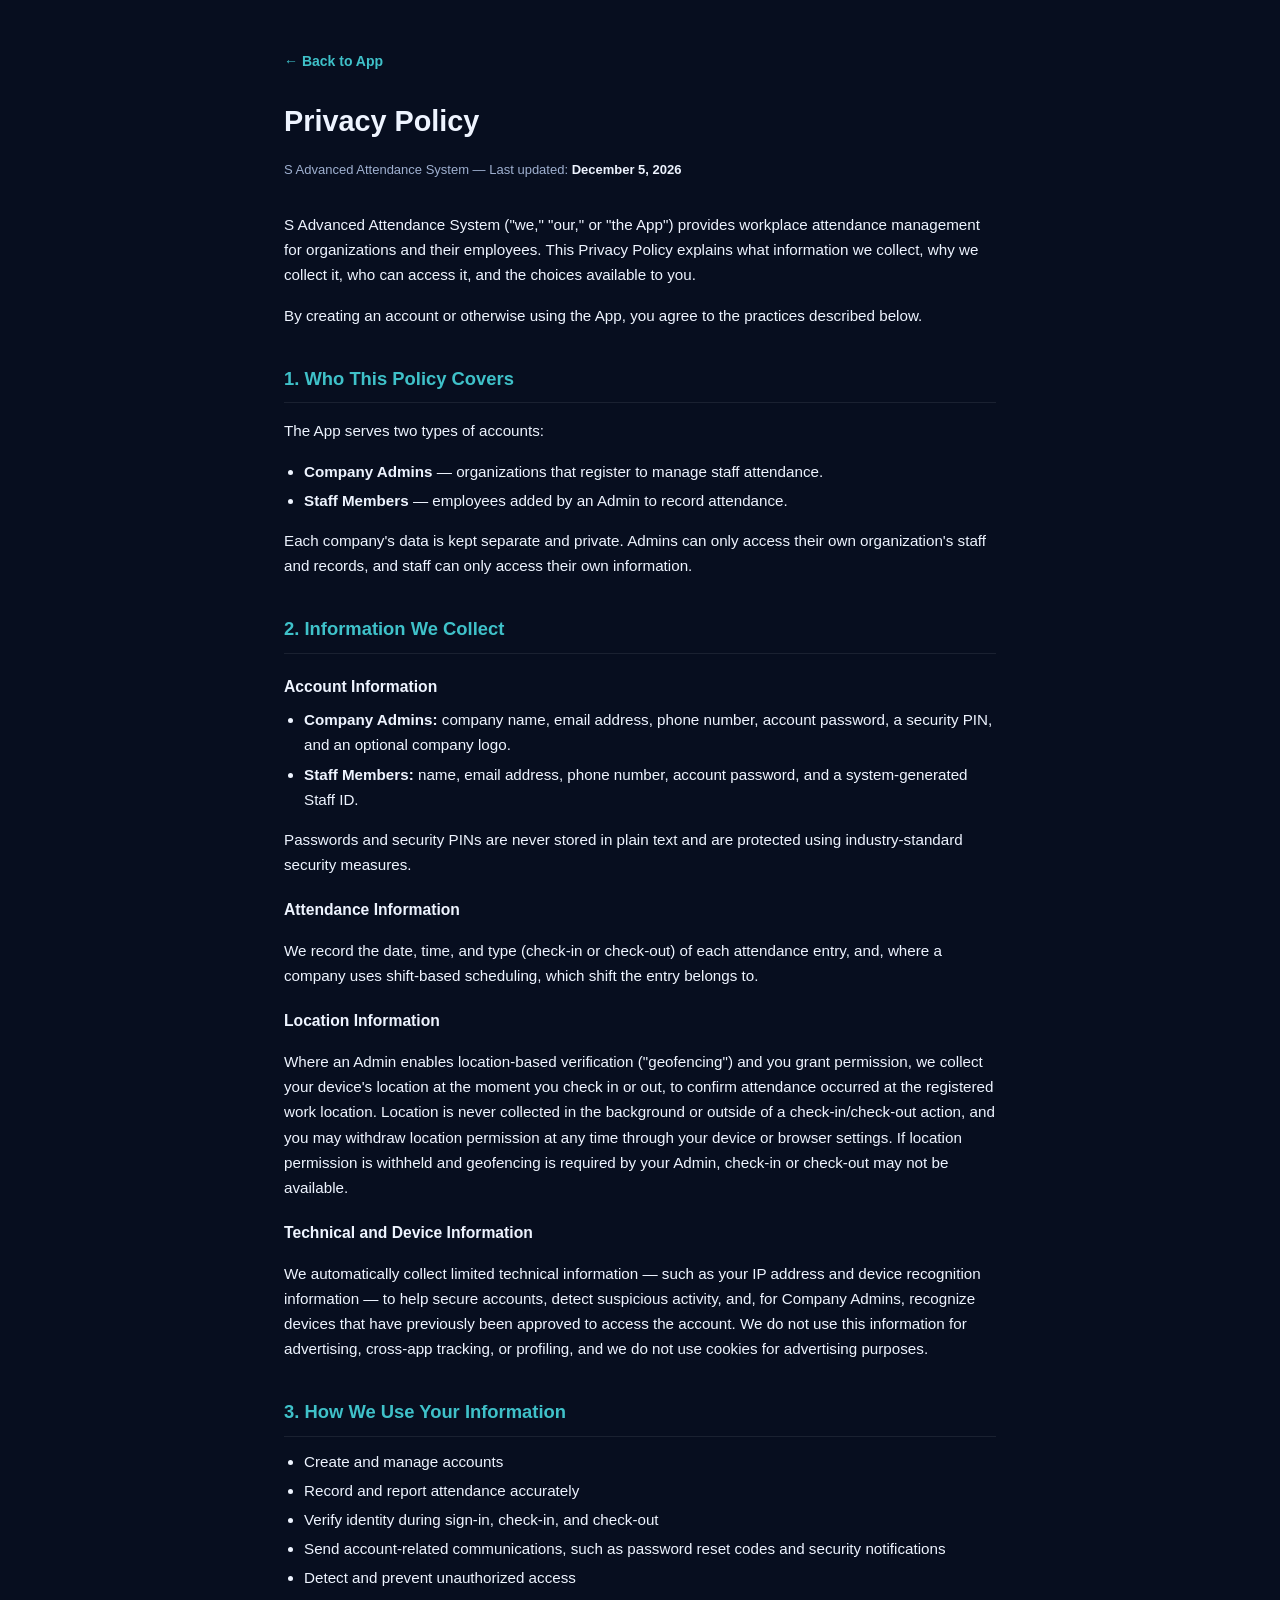
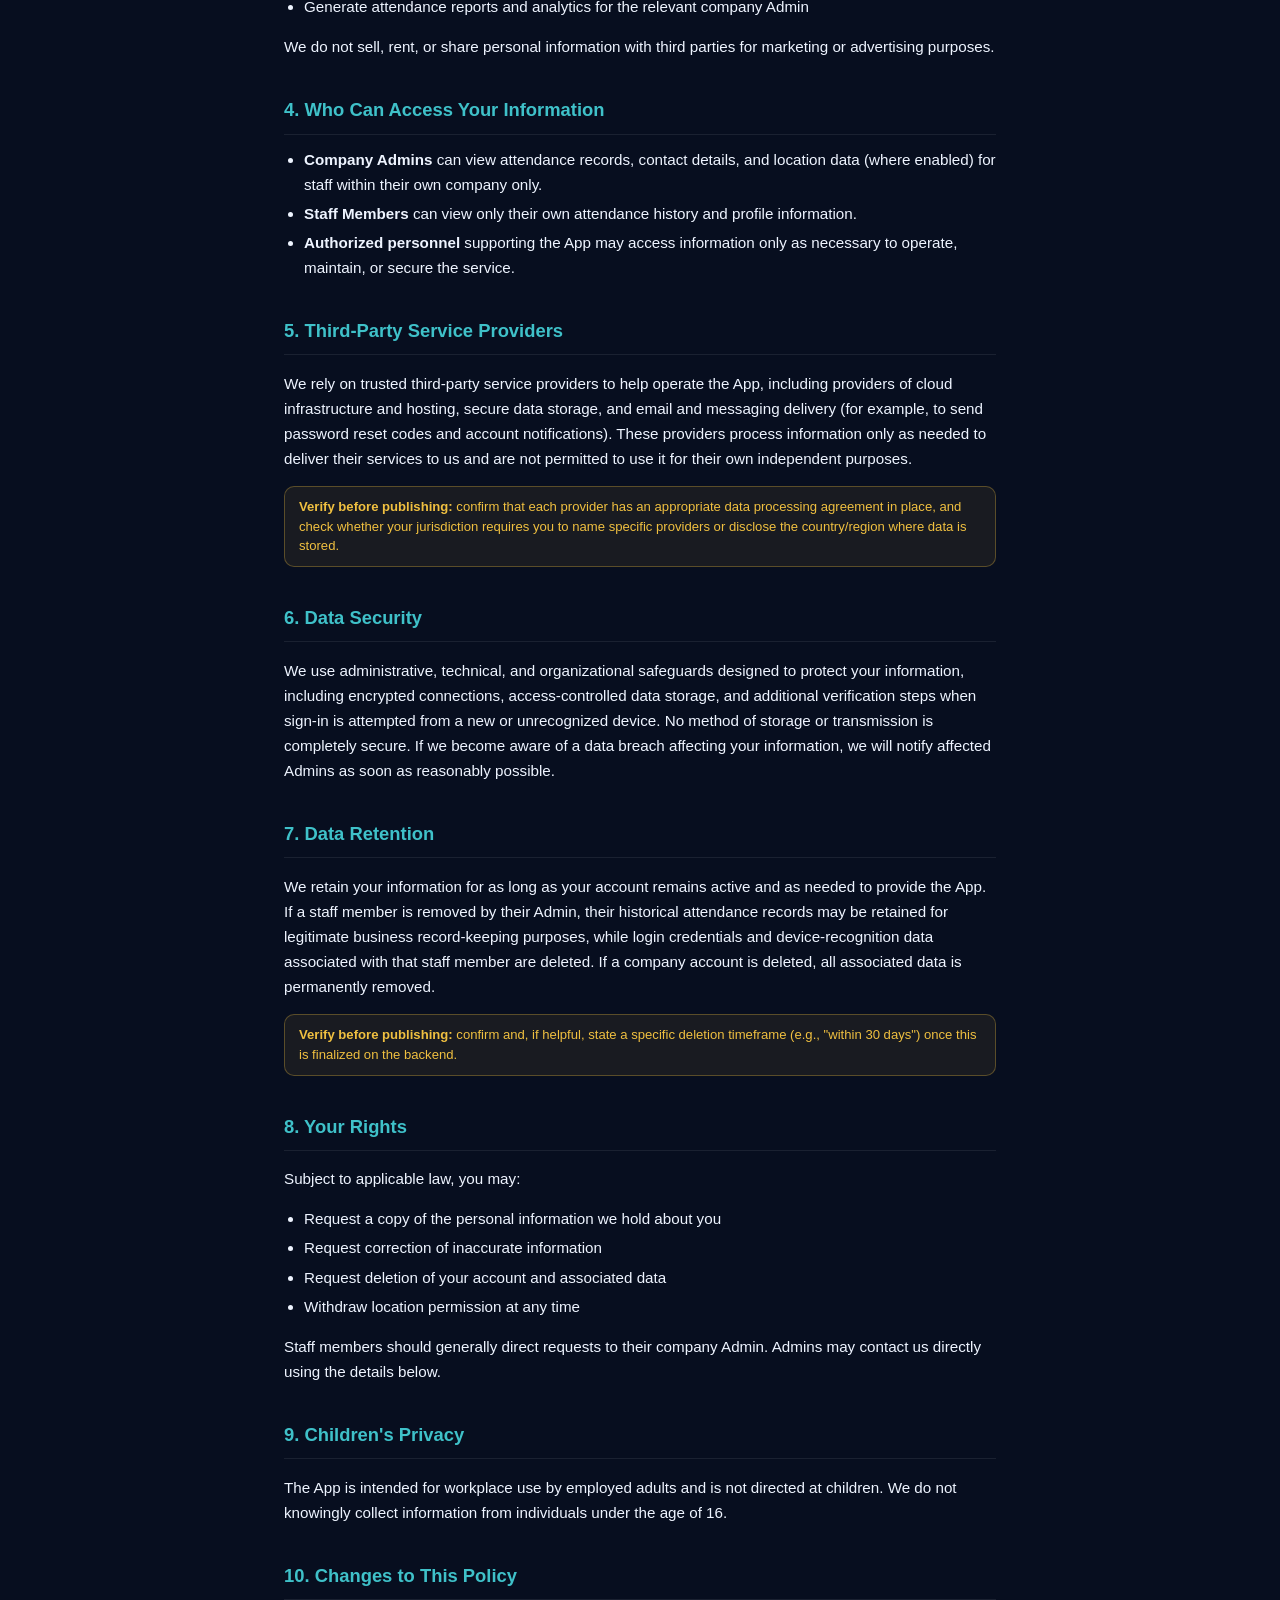
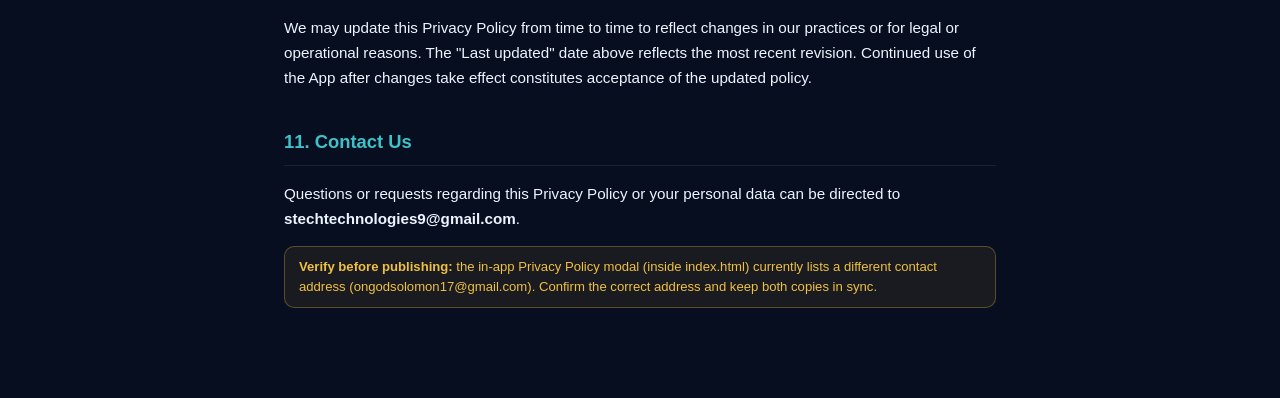
<file: Privacy.HTML>
<!DOCTYPE html>
<html lang="en">
<head>
<meta charset="UTF-8" />
<meta name="viewport" content="width=device-width, initial-scale=1.0" />
<title>Privacy Policy — S Advanced Attendance</title>
<link rel="icon" href="/favicon.ico" />
<style>
  :root {
    --bg: #070e1f; --glass: rgba(255,255,255,0.04); --glass-border: rgba(255,255,255,0.08);
    --text: #eef4ff; --text-muted: #9fb0d0; --accent: #3fc1c9; --accent-strong: #2fa8b0;
    --flag: #f0c040; --flag-bg: rgba(240,192,64,0.08); --flag-border: rgba(240,192,64,0.3);
  }
  * { box-sizing: border-box; }
  body {
    margin: 0; background: var(--bg); color: var(--text);
    font-family: -apple-system, BlinkMacSystemFont, "Segoe UI", Roboto, sans-serif;
    line-height: 1.65;
  }
  .wrap { max-width: 760px; margin: 0 auto; padding: 48px 24px 80px; }
  .back { color: var(--accent); text-decoration: none; font-size: 14px; font-weight: 600; }
  .back:hover { text-decoration: underline; }
  h1 { font-size: 1.8rem; margin: 24px 0 4px; }
  .updated { color: var(--text-muted); font-size: 13px; margin-bottom: 32px; }
  h2 { font-size: 1.15rem; color: var(--accent); margin: 36px 0 12px; border-bottom: 1px solid var(--glass-border); padding-bottom: 8px; }
  h3 { font-size: 0.98rem; color: var(--text); margin: 20px 0 8px; }
  p, li { color: var(--text); font-size: 0.95rem; }
  ul { padding-left: 20px; margin: 8px 0; }
  li { margin: 4px 0; }
  strong { color: var(--text); }
  hr { border: none; border-top: 1px solid var(--glass-border); margin: 32px 0; }
  .flag {
    background: var(--flag-bg); border: 1px solid var(--flag-border); color: var(--flag);
    border-radius: 10px; padding: 10px 14px; margin: 10px 0; font-size: 0.82rem; line-height: 1.5;
  }
  .flag strong { color: var(--flag); }
  @media (max-width: 480px) {
    .wrap { padding: 32px 16px 60px; }
    h1 { font-size: 1.5rem; }
    h2 { font-size: 1.05rem; }
    p, li { font-size: 0.9rem; }
  }
</style>
</head>
<body>
<div class="wrap">
  <a href="/" class="back">&larr; Back to App</a>
  <h1>Privacy Policy</h1>
  <p class="updated">S Advanced Attendance System — Last updated: <strong id="updated-date"></strong></p>

  <p>S Advanced Attendance System ("we," "our," or "the App") provides workplace attendance management for organizations and their employees. This Privacy Policy explains what information we collect, why we collect it, who can access it, and the choices available to you.</p>
  <p>By creating an account or otherwise using the App, you agree to the practices described below.</p>

  <h2>1. Who This Policy Covers</h2>
  <p>The App serves two types of accounts:</p>
  <ul>
    <li><strong>Company Admins</strong> — organizations that register to manage staff attendance.</li>
    <li><strong>Staff Members</strong> — employees added by an Admin to record attendance.</li>
  </ul>
  <p>Each company's data is kept separate and private. Admins can only access their own organization's staff and records, and staff can only access their own information.</p>

  <h2>2. Information We Collect</h2>

  <h3>Account Information</h3>
  <ul>
    <li><strong>Company Admins:</strong> company name, email address, phone number, account password, a security PIN, and an optional company logo.</li>
    <li><strong>Staff Members:</strong> name, email address, phone number, account password, and a system-generated Staff ID.</li>
  </ul>
  <p>Passwords and security PINs are never stored in plain text and are protected using industry-standard security measures.</p>

  <h3>Attendance Information</h3>
  <p>We record the date, time, and type (check-in or check-out) of each attendance entry, and, where a company uses shift-based scheduling, which shift the entry belongs to.</p>

  <h3>Location Information</h3>
  <p>Where an Admin enables location-based verification ("geofencing") and you grant permission, we collect your device's location at the moment you check in or out, to confirm attendance occurred at the registered work location. Location is never collected in the background or outside of a check-in/check-out action, and you may withdraw location permission at any time through your device or browser settings. If location permission is withheld and geofencing is required by your Admin, check-in or check-out may not be available.</p>

  <h3>Technical and Device Information</h3>
  <p>We automatically collect limited technical information — such as your IP address and device recognition information — to help secure accounts, detect suspicious activity, and, for Company Admins, recognize devices that have previously been approved to access the account. We do not use this information for advertising, cross-app tracking, or profiling, and we do not use cookies for advertising purposes.</p>

  <h2>3. How We Use Your Information</h2>
  <ul>
    <li>Create and manage accounts</li>
    <li>Record and report attendance accurately</li>
    <li>Verify identity during sign-in, check-in, and check-out</li>
    <li>Send account-related communications, such as password reset codes and security notifications</li>
    <li>Detect and prevent unauthorized access</li>
    <li>Generate attendance reports and analytics for the relevant company Admin</li>
  </ul>
  <p>We do not sell, rent, or share personal information with third parties for marketing or advertising purposes.</p>

  <h2>4. Who Can Access Your Information</h2>
  <ul>
    <li><strong>Company Admins</strong> can view attendance records, contact details, and location data (where enabled) for staff within their own company only.</li>
    <li><strong>Staff Members</strong> can view only their own attendance history and profile information.</li>
    <li><strong>Authorized personnel</strong> supporting the App may access information only as necessary to operate, maintain, or secure the service.</li>
  </ul>

  <h2>5. Third-Party Service Providers</h2>
  <p>We rely on trusted third-party service providers to help operate the App, including providers of cloud infrastructure and hosting, secure data storage, and email and messaging delivery (for example, to send password reset codes and account notifications). These providers process information only as needed to deliver their services to us and are not permitted to use it for their own independent purposes.</p>
  <div class="flag"><strong>Verify before publishing:</strong> confirm that each provider has an appropriate data processing agreement in place, and check whether your jurisdiction requires you to name specific providers or disclose the country/region where data is stored.</div>

  <h2>6. Data Security</h2>
  <p>We use administrative, technical, and organizational safeguards designed to protect your information, including encrypted connections, access-controlled data storage, and additional verification steps when sign-in is attempted from a new or unrecognized device. No method of storage or transmission is completely secure. If we become aware of a data breach affecting your information, we will notify affected Admins as soon as reasonably possible.</p>

  <h2>7. Data Retention</h2>
  <p>We retain your information for as long as your account remains active and as needed to provide the App. If a staff member is removed by their Admin, their historical attendance records may be retained for legitimate business record-keeping purposes, while login credentials and device-recognition data associated with that staff member are deleted. If a company account is deleted, all associated data is permanently removed.</p>
  <div class="flag"><strong>Verify before publishing:</strong> confirm and, if helpful, state a specific deletion timeframe (e.g., "within 30 days") once this is finalized on the backend.</div>

  <h2>8. Your Rights</h2>
  <p>Subject to applicable law, you may:</p>
  <ul>
    <li>Request a copy of the personal information we hold about you</li>
    <li>Request correction of inaccurate information</li>
    <li>Request deletion of your account and associated data</li>
    <li>Withdraw location permission at any time</li>
  </ul>
  <p>Staff members should generally direct requests to their company Admin. Admins may contact us directly using the details below.</p>

  <h2>9. Children's Privacy</h2>
  <p>The App is intended for workplace use by employed adults and is not directed at children. We do not knowingly collect information from individuals under the age of 16.</p>

  <h2>10. Changes to This Policy</h2>
  <p>We may update this Privacy Policy from time to time to reflect changes in our practices or for legal or operational reasons. The "Last updated" date above reflects the most recent revision. Continued use of the App after changes take effect constitutes acceptance of the updated policy.</p>

  <h2>11. Contact Us</h2>
  <p>Questions or requests regarding this Privacy Policy or your personal data can be directed to <strong>stechtechnologies9@gmail.com</strong>.</p>
  <div class="flag"><strong>Verify before publishing:</strong> the in-app Privacy Policy modal (inside index.html) currently lists a different contact address (ongodsolomon17@gmail.com). Confirm the correct address and keep both copies in sync.</div>

</div>
<script>
  document.getElementById("updated-date").textContent = new Date().toLocaleDateString("en-US", { year: "numeric", month: "long", day: "numeric" });
</script>
</body>
</html>
</file>
